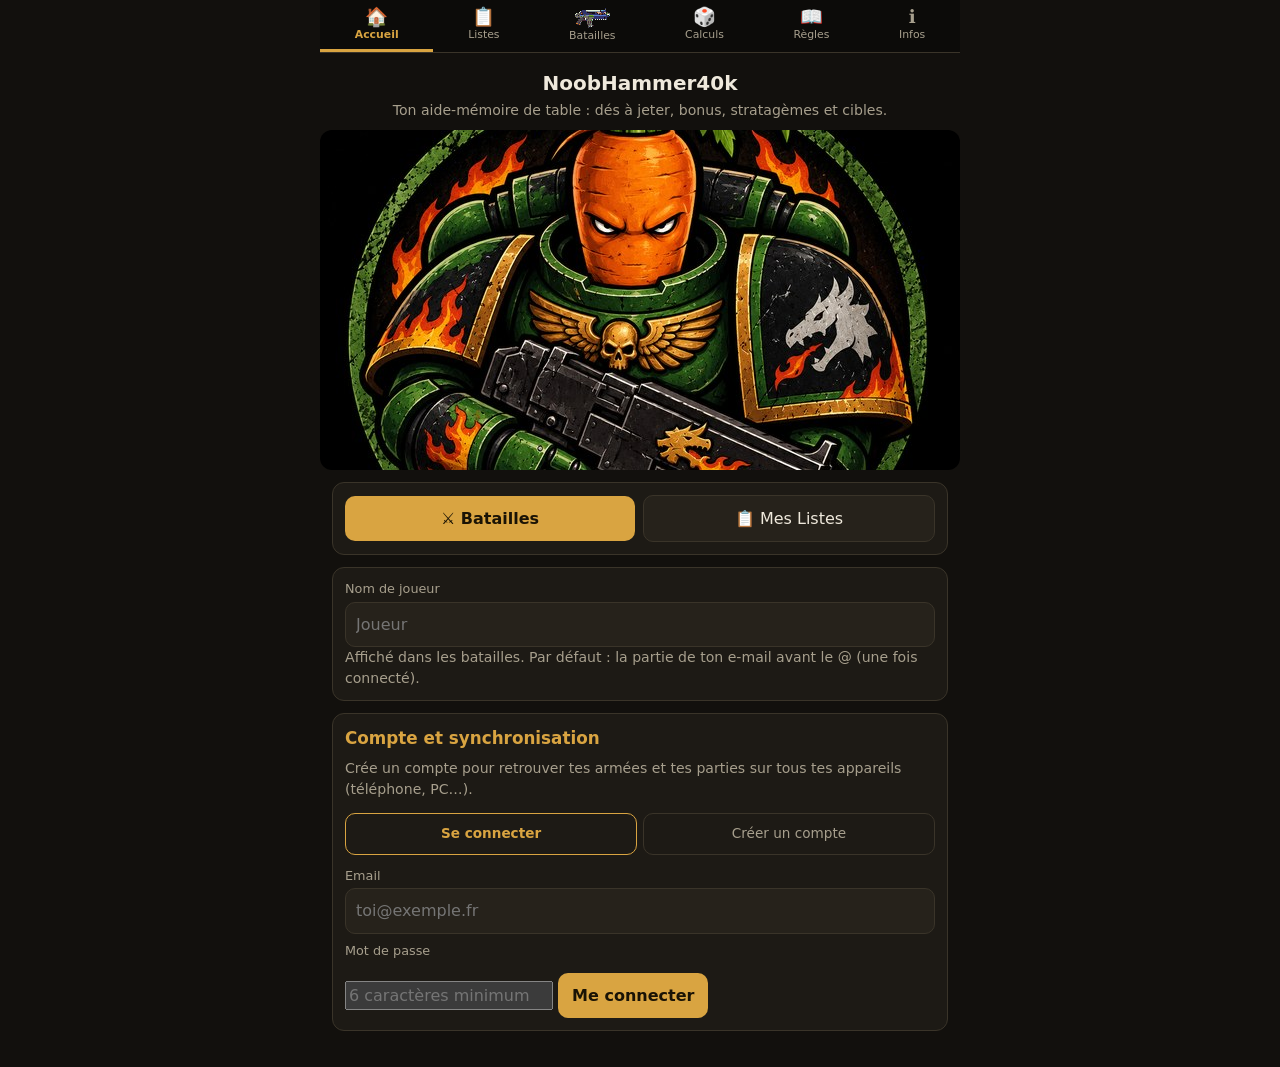
<file: index.html>
<!doctype html>
<html lang="fr">
<head>
  <meta charset="utf-8">
  <meta name="viewport" content="width=device-width, initial-scale=1, viewport-fit=cover">
  <meta name="theme-color" content="#12100d">
  <meta name="apple-mobile-web-app-capable" content="yes">
  <meta name="mobile-web-app-capable" content="yes">
  <meta name="apple-mobile-web-app-title" content="NoobHammer40k">
  <link rel="manifest" href="manifest.webmanifest">
  <link rel="icon" href="icons/icon-192.png">
  <link rel="apple-touch-icon" href="icons/icon-192.png">
  <link rel="stylesheet" href="style.css">
  <title>NoobHammer40k</title>
</head>
<body>
  <nav id="tabs" aria-label="Navigation"></nav>
  <main id="app" aria-live="polite"></main>
  <script src="engine.js"></script>
  <script src="effects.js"></script>
  <script src="data.js"></script>
  <script src="importer.js"></script>
  <script src="alnpdf.js"></script>
  <script src="wahapedia.js"></script>
  <script src="sync-config.js"></script>
  <script src="kwfilter.js"></script>
  <script src="pdfexport.js"></script>
  <script src="tts-export.js"></script>
  <script src="battle-data.js"></script>
  <script src="rules11.js"></script>
  <script src="version.js"></script>
  <script src="app.js"></script>
</body>
</html>
</file>
<file: style.css>
:root {
  --bg: #12100d; --panel: #1d1a15; --panel2: #26221b; --line: #3a3429; --text: #efe9dc; --muted: #a79f8d;
  --accent: #d9a441; --accent-ink: #1a1305; --good: #7bc67e; --bad: #e0705f; --warn: #e8b94a; --info: #6fb3d9;
  --radius: 12px;
}
* { box-sizing: border-box; -webkit-tap-highlight-color: transparent; }
html, body { margin: 0; background: var(--bg); color: var(--text); font: 16px/1.45 system-ui, -apple-system, "Segoe UI", Roboto, sans-serif; }
#app { padding: 12px 12px calc(24px + env(safe-area-inset-bottom)); max-width: 640px; margin: 0 auto; }
h1 { font-size: 1.25rem; margin: 4px 0 10px; }
h2 { font-size: 1.05rem; margin: 0 0 8px; color: var(--accent); }
h3 { font-size: .95rem; margin: 10px 0 6px; }
.card { background: var(--panel); border: 1px solid var(--line); border-radius: var(--radius); padding: 12px; margin: 0 0 12px; }
.muted { color: var(--muted); font-size: .88rem; }
.row { display: flex; gap: 8px; align-items: center; flex-wrap: wrap; }
.row.sp { justify-content: space-between; }
.grow { flex: 1 1 0; min-width: 0; }
.chips { display: flex; flex-wrap: wrap; gap: 6px; }
.chip { border: 1px solid var(--line); background: var(--panel2); color: var(--text); border-radius: 999px; padding: 8px 12px; font: inherit; font-size: .9rem; min-height: 40px; cursor: pointer; }
.chip.on { background: var(--accent); color: var(--accent-ink); border-color: var(--accent); font-weight: 600; }
button, select, input, textarea { font: inherit; color: var(--text); }
.btn { background: var(--accent); color: var(--accent-ink); border: 0; border-radius: 10px; padding: 11px 14px; font-weight: 700; min-height: 44px; cursor: pointer; }
.btn.ghost { background: var(--panel2); color: var(--text); border: 1px solid var(--line); font-weight: 500; }
.btn.danger { background: #5b2a24; color: #ffd9d3; }
.btn.small { padding: 6px 10px; min-height: 34px; font-size: .85rem; }
select, input[type=text], input[type=number], textarea { width: 100%; background: var(--panel2); border: 1px solid var(--line); border-radius: 10px; padding: 10px; min-height: 44px; }
textarea { min-height: 96px; font-family: ui-monospace, Menlo, Consolas, monospace; font-size: .85rem; }
label { display: block; font-size: .8rem; color: var(--muted); margin: 0 0 3px; }
.grid { display: grid; gap: 8px; grid-template-columns: repeat(3, 1fr); }
.grid.g2 { grid-template-columns: repeat(2, 1fr); }
.grid.g4 { grid-template-columns: repeat(4, 1fr); }
.step { border-left: 4px solid var(--accent); padding: 6px 10px; margin: 0 0 10px; background: var(--panel2); border-radius: 0 10px 10px 0; }
.step .t { font-size: .78rem; text-transform: uppercase; letter-spacing: .06em; color: var(--muted); }
.step .big { font-size: 1.5rem; font-weight: 800; line-height: 1.2; }
.step ul { margin: 4px 0 0; padding-left: 18px; font-size: .88rem; color: var(--muted); }
.pos { color: var(--good); } .neg { color: var(--bad); }
.tag { display: inline-block; font-size: .72rem; padding: 2px 8px; border-radius: 999px; background: var(--panel2); border: 1px solid var(--line); color: var(--muted); }
.tag.verify { color: var(--warn); border-color: var(--warn); }
.warn { background: #3a2c10; border: 1px solid var(--warn); border-radius: 10px; padding: 8px 10px; margin: 0 0 8px; font-size: .9rem; }
.note { background: #14262f; border: 1px solid #28485a; border-radius: 10px; padding: 8px 10px; margin: 0 0 8px; font-size: .88rem; }
.exp { display: grid; grid-template-columns: repeat(4, 1fr); gap: 6px; text-align: center; }
.exp div { background: var(--panel2); border-radius: 10px; padding: 8px 2px; }
.exp b { display: block; font-size: 1.15rem; }
.exp span { font-size: .7rem; color: var(--muted); }
.strat { border: 1px solid var(--line); border-radius: 10px; padding: 10px; margin: 0 0 8px; background: var(--panel2); }
.strat.used { opacity: .55; }
.strat .nm { font-weight: 700; }
.cp { background: var(--accent); color: var(--accent-ink); border-radius: 6px; padding: 1px 7px; font-weight: 800; font-size: .8rem; }
.counter { display: flex; align-items: center; gap: 8px; }
.counter b { min-width: 2ch; text-align: center; font-size: 1.3rem; }
#tabs { position: sticky; top: 0; display: flex; background: #0c0b09; border-bottom: 1px solid var(--line); padding-top: env(safe-area-inset-top); z-index: 10; max-width: 640px; margin: 0 auto; overflow-x: auto; }
#tabs button { flex: 1 0 auto; min-width: 56px; background: none; border: 0; border-bottom: 3px solid transparent; color: var(--muted); padding: 6px 6px 5px; font-size: .68rem; min-height: 50px; cursor: pointer; white-space: nowrap; }
#tabs button span { display: block; font-size: 1.15rem; line-height: 1.1; }
#tabs button.on { color: var(--accent); font-weight: 700; border-bottom-color: var(--accent); }
.hero { margin: -12px -12px 0; } .hero img { display: block; width: 100%; height: auto; max-height: 340px; object-fit: cover; object-position: center 40%; }
ol.steps { margin: 0 0 8px; padding-left: 20px; } ol.steps li { margin: 0 0 6px; }
details { margin: 0 0 8px; } summary { cursor: pointer; color: var(--accent); padding: 6px 0; }
hr { border: 0; border-top: 1px solid var(--line); margin: 10px 0; }
.unit-item { display: flex; justify-content: space-between; align-items: center; gap: 8px; padding: 10px 0; border-bottom: 1px solid var(--line); }
.unit-item:last-child { border: 0; }

.fxgrp { margin: 0 0 10px; } .fxgrp > .t { font-size: .78rem; text-transform: uppercase; letter-spacing: .06em; color: var(--muted); margin: 8px 0 4px; }
.fx { border: 1px solid var(--line); border-radius: 10px; padding: 8px 10px; margin: 0 0 6px; background: var(--panel2); }
.fx .chip { margin: 4px 4px 0 0; text-align: left; border-radius: 10px; }
.fxoff { opacity: .6; font-size: .85rem; margin-top: 4px; }
.fxlist { margin: 0 0 8px; padding-left: 18px; font-size: .9rem; }

.unit-item.col { flex-direction: column; align-items: stretch; }
.unit-item.col > .row.sp { align-items: flex-start; }
.mdl { margin-top: 6px; }
.strat.sel { border-color: var(--accent); }
details.eu { margin: 4px 0 8px; }

.updbar{position:fixed;left:12px;right:12px;bottom:12px;z-index:50;display:flex;align-items:center;gap:8px;padding:10px 12px;border-radius:12px;background:var(--accent,#c9a227);color:#111;box-shadow:0 4px 18px rgba(0,0,0,.4);font-weight:600}
.updbar span{flex:1}
.updbar button{border:0;border-radius:8px;padding:8px 12px;font-weight:700;background:#111;color:#fff}
.updbar button.ghost{background:transparent;color:#111;padding:8px}

.unit-item.dead > .row:first-child b, .unit-item.dead > .row:first-child .muted{color:#888;text-decoration:line-through;text-decoration-thickness:1px}
.unit-item.dead{opacity:.6}
.unit-item.dead .mdl{opacity:1}
select option.dead{color:#888}

.chk{display:flex;gap:8px;align-items:flex-start;margin:4px 0;font-weight:400}.chk input{width:auto;margin-top:3px}
.kws{display:flex;flex-wrap:wrap;gap:4px;margin:4px 0}
.kws .kw{font-size:11px;padding:1px 7px;border-radius:10px;background:var(--chip,#2a2f3a);color:inherit;opacity:.85;border:1px solid rgba(128,128,128,.35)}

/* Règles */
.rgrp { font-size: .72rem; text-transform: uppercase; letter-spacing: .08em; color: var(--muted); margin: 14px 2px 6px; }
details.rch { background: var(--panel); border: 1px solid var(--line); border-radius: var(--radius); padding: 2px 12px; margin: 0 0 8px; }
details.rch > summary { font-weight: 700; padding: 10px 0; }
.rn { color: var(--accent); font-variant-numeric: tabular-nums; margin-right: 4px; }
.rsec h3 { font-size: 1rem; margin: 12px 0 4px; } .rsec h4 { font-size: .9rem; margin: 10px 0 2px; color: var(--accent); }
.rsec p { margin: 4px 0; font-size: .92rem; } .rfaq { color: var(--muted); font-size: .85rem !important; border-left: 3px solid var(--line); padding-left: 8px; }
.rtab { border-collapse: collapse; margin: 6px 0; font-size: .9rem; } .rtab th, .rtab td { border: 1px solid var(--line); padding: 4px 10px; text-align: left; }
mark { background: #6b5b12; color: #fff; border-radius: 2px; padding: 0 1px; }

.seg { display: flex; gap: 6px; margin: 0 0 12px; } .seg button { flex: 1; background: var(--panel); color: var(--muted); border: 1px solid var(--line); border-radius: 10px; padding: 10px 4px; font-size: .85rem; cursor: pointer; } .seg button.on { color: var(--accent); border-color: var(--accent); font-weight: 700; }
.army-card.on { border-color: var(--accent); }

.chip small { opacity: .75; font-size: .75em; } .chip.on small { opacity: .8; } .chip.no { background: #3a1a17; color: #ffb4a8; border-color: #e0705f; text-decoration: line-through; }
details.unit-item > summary { display: flex; justify-content: space-between; gap: 8px; align-items: center; cursor: pointer; padding: 4px 0; }

summary { color: var(--text); }
.note > summary .muted, details.unit-item .muted { color: var(--muted); }
.btn:disabled { opacity: .45; }
:root { color-scheme: dark; }
select option, select optgroup { background: #26221b; color: #efe9dc; }
select option:disabled, select option.dead { color: #9a927f; }
.ulink { background: none; border: 0; padding: 0; margin: 0; font: inherit; color: var(--info); text-decoration: underline; cursor: pointer; }
.ulink:active { color: var(--accent); }

.erow { display: flex; align-items: center; gap: 6px; flex-wrap: nowrap; }
.erow .nm { flex: 1 1 auto; min-width: 0; overflow: hidden; text-overflow: ellipsis; white-space: nowrap; font-weight: 700; font-size: .88rem; }
.erow .st { color: var(--muted, #aaa); font-size: .68rem; white-space: nowrap; }
.erow .cc { display: inline-flex; align-items: center; gap: 3px; white-space: nowrap; }
.erow .cc b { font-size: .8rem; min-width: 0; padding: 0 2px; }
.chip.xs { padding: 0 6px; min-height: 26px; line-height: 24px; font-size: .95rem; }
.unit-item.col > details.eu { margin-top: 2px; }
.unit-item.col > details.eu > summary { font-size: .8rem; }
.unit-item.col { padding: 7px 0; }

#bres .unit-item > div:first-child { flex: 1 1 auto; min-width: 0; }

/* Titre de page + drapeaux de langue */
.hd { display: flex; align-items: center; justify-content: space-between; gap: 8px; margin: 0 0 10px; } .hd h1 { margin: 0; }
.flags { display: flex; gap: 6px; } .flags button { background: var(--panel); border: 1px solid var(--line); border-radius: 10px; padding: 4px 9px; font-size: 1.2rem; line-height: 1.2; cursor: pointer; opacity: .55; } .flags button.on { opacity: 1; border-color: var(--accent); }
.seg .ico { vertical-align: -5px; margin-right: 2px; }
/* Batailles (assistant) */
.bwh { display: flex; align-items: center; gap: 8px; margin: 0 0 10px; } .bwt { flex: 1; text-align: center; display: flex; flex-direction: column; line-height: 1.25; }
.bwi { width: 40px; height: 40px; flex: none; border-radius: 50%; border: 1px solid var(--line); background: var(--panel); color: var(--text); font-size: 1.2rem; cursor: pointer; }
.bwr { padding: 6px 0; border-top: 1px solid var(--line); font-size: .9rem; } .bwr:first-of-type { border-top: 0; } .bwr > b { display: block; }
.bmap { width: 100%; height: auto; display: block; background: #111; border-radius: 8px; }
.bwtab { border-collapse: collapse; width: 100%; font-size: .8rem; } .bwtab th, .bwtab td { border: 1px solid var(--line); padding: 3px 6px; text-align: left; white-space: nowrap; }
.bwz { position: fixed; inset: 0; z-index: 60; background: #000; overflow: auto; } .bwz .bmap { width: 230vw; max-width: none; height: auto; border-radius: 0; }

.bwtab.mx td { cursor: pointer; white-space: normal; min-width: 70px; font-size: .75rem; } .bwtab.mx th { white-space: normal; font-size: .72rem; } .bwtab.mx td.on { background: var(--accent); color: #000; } .bwtab.mx td.same { font-style: italic; }
.bwtab.mx { table-layout: fixed; width: 100%; } .bwtab.mx td, .bwtab.mx th { min-width: 0; padding: 4px 3px; font-size: .62rem; word-break: break-word; hyphens: auto; } .bwtab.mx th:first-child { width: 17%; }

.bd { margin-top:8px } .bd summary { cursor:pointer; color:var(--accent,#d4a843); font-weight:600; padding:6px 0 }
.bdt { width:100%; border-collapse:collapse; font-size:.9rem } .bdt td { padding:4px 2px; border-bottom:1px solid rgba(255,255,255,.08); vertical-align:top } .bdt td:last-child { text-align:right; font-weight:700; white-space:nowrap; padding-left:8px }
.rlk { color: var(--accent); text-decoration: underline dotted; text-underline-offset: 2px; cursor: pointer; }
.rpop { position: fixed; inset: 0; z-index: 90; background: rgba(0,0,0,.6); display: flex; align-items: flex-end; justify-content: center; }
.rpop-box { background: var(--panel); border: 1px solid var(--line); border-radius: 14px 14px 0 0; padding: 12px; width: 100%; max-width: 560px; max-height: 80vh; overflow: auto; }
.rpop-box p, .rpop-box li { font-size: .92rem; }
img.lay { display: block; width: 100%; height: auto; border-radius: 8px; }
.bwz img.lay.big { width: 200vw; max-width: none; border-radius: 0; }
.bdrag{cursor:grab;touch-action:none;user-select:none;padding:6px 8px;font-size:20px;line-height:1;color:var(--mut,#888)}
.bmv{padding:4px 9px;min-width:32px}
.bmv[disabled]{opacity:.3}
.card.dragging{opacity:.6;outline:2px dashed #c9a227}
.card.dragover{outline:2px solid #c9a227;background:rgba(201,162,39,.12)}
</file>
